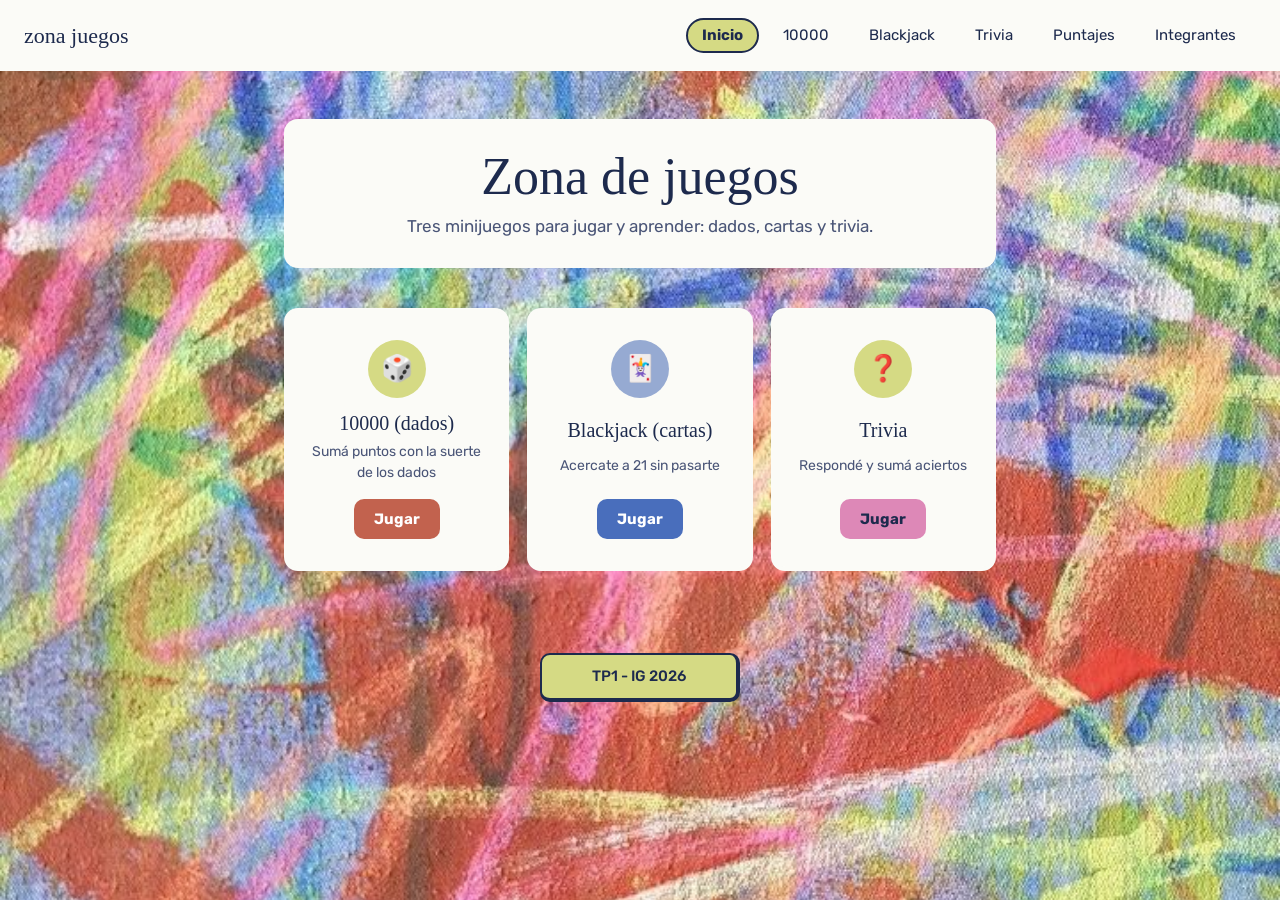
<file: index.html>
<!DOCTYPE html>
<html lang="es">
<head>
    <meta charset="UTF-8">
    <meta name="viewport" content="width=device-width, initial-scale=1">
    <title>Zona juegos</title>
    <link rel="stylesheet" href="https://fonts.googleapis.com/css2?family=Permanent+Marker&family=Rubik:wght@400;500;700&display=swap">
    <link rel="stylesheet" href="css/style.css">
</head>
<body class="pagina-index">

    <header>
        <span>zona juegos</span>
        <nav class="nav">
            <a class="nav-item active" href="index.html">Inicio</a>
            <a class="nav-item" href="html/dados.html">10000</a>
            <a class="nav-item" href="html/cartas.html">Blackjack</a>
            <a class="nav-item" href="html/api.html">Trivia</a>
            <a class="nav-item" href="html/puntajes.html">Puntajes</a>
            <a class="nav-item" href="html/integrantes.html">Integrantes</a>
        </nav>
    </header>

    <main>
        <section class="hero">
            <h1>Zona de juegos</h1>
            <p>Tres minijuegos para jugar y aprender: dados, cartas y trivia.</p>
        </section>

        <div class="grid">
            <a class="card dados" href="html/dados.html">
                <div class="icon">🎲</div>
                <h2>10000 (dados)</h2>
                <p>Sumá puntos con la suerte de los dados</p>
                <span class="btn">Jugar</span>
            </a>

            <a class="card cartas" href="html/cartas.html">
                <div class="icon">🃏</div>
                <h2>Blackjack (cartas)</h2>
                <p>Acercate a 21 sin pasarte</p>
                <span class="btn">Jugar</span>
            </a>

            <a class="card trivia" href="html/api.html">
                <div class="icon">❓</div>
                <h2>Trivia</h2>
                <p>Respondé y sumá aciertos</p>
                <span class="btn">Jugar</span>
            </a>
        </div>
    </main>

    <footer>TP1 - IG 2026</footer>

</body>
</html>
</file>
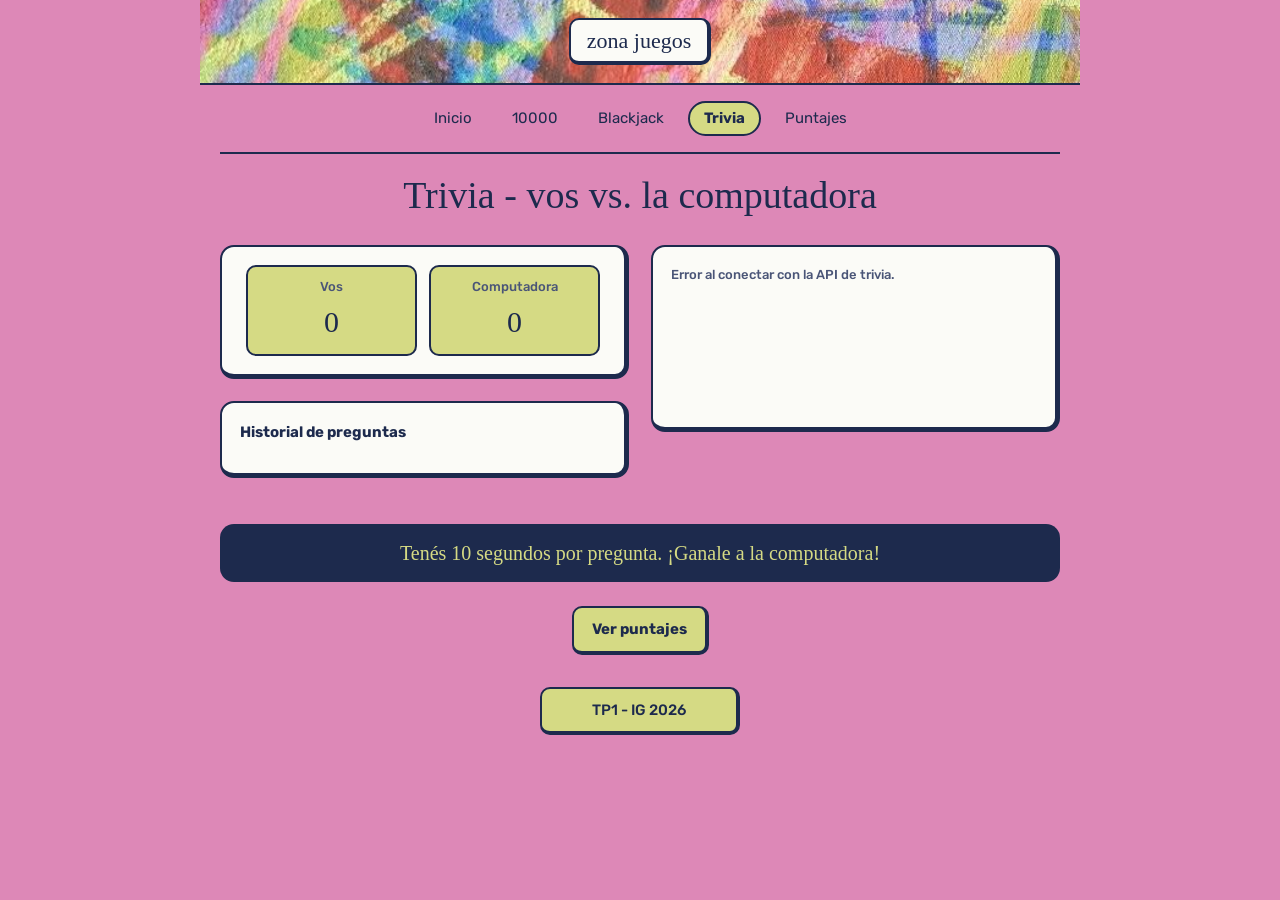
<file: html/api.html>
<!DOCTYPE html>
<html lang="es">
<head>
    <meta charset="UTF-8">
    <meta name="viewport" content="width=device-width, initial-scale=1">
    <title>Trivia</title>
    <link rel="stylesheet" href="https://fonts.googleapis.com/css2?family=Permanent+Marker&family=Rubik:wght@400;500;700&display=swap">
    <link rel="stylesheet" href="../css/style.css">
</head>
<body class="pagina-trivia">
<div class="wrap">

    <div class="zona-bar">zona juegos</div>

    <nav class="nav">
        <a class="nav-item" href="../index.html">Inicio</a>
        <a class="nav-item" href="dados.html">10000</a>
        <a class="nav-item" href="cartas.html">Blackjack</a>
        <a class="nav-item active" href="api.html">Trivia</a>
        <a class="nav-item" href="puntajes.html">Puntajes</a>
    </nav>

    <h1>Trivia - vos vs. la computadora</h1>

    <div class="columns">

        <div class="col">
            <div class="panel mini-scores">
                <div class="mini-score">
                    <p class="label">Vos</p>
                    <p class="value" id="playerScore">0</p>
                </div>
                <div class="mini-score">
                    <p class="label">Computadora</p>
                    <p class="value" id="computerScore">0</p>
                </div>
            </div>

            <div class="panel">
                <p class="panel-title">Historial de preguntas</p>
                <div id="history" class="history-list"></div>
            </div>
        </div>

        <div class="col">
            <div class="panel">
                <p class="question-meta" id="questionMeta">Cargando preguntas...</p>
                <p class="question-text" id="questionText"></p>
                <div class="actions" id="answers"></div>
                <div class="feedback" id="feedback"></div>
            </div>
        </div>

    </div>

    <div class="banner-goal">Tenés 10 segundos por pregunta. ¡Ganale a la computadora!</div>

    <div class="guia-cartas"><a href="puntajes.html">Ver puntajes</a></div>

    <footer class="site-footer">TP1 - IG 2026</footer>

</div>
<script src="../js/records.js"></script>
<script src="../js/trivia.js"></script>
</body>
</html>
</file>
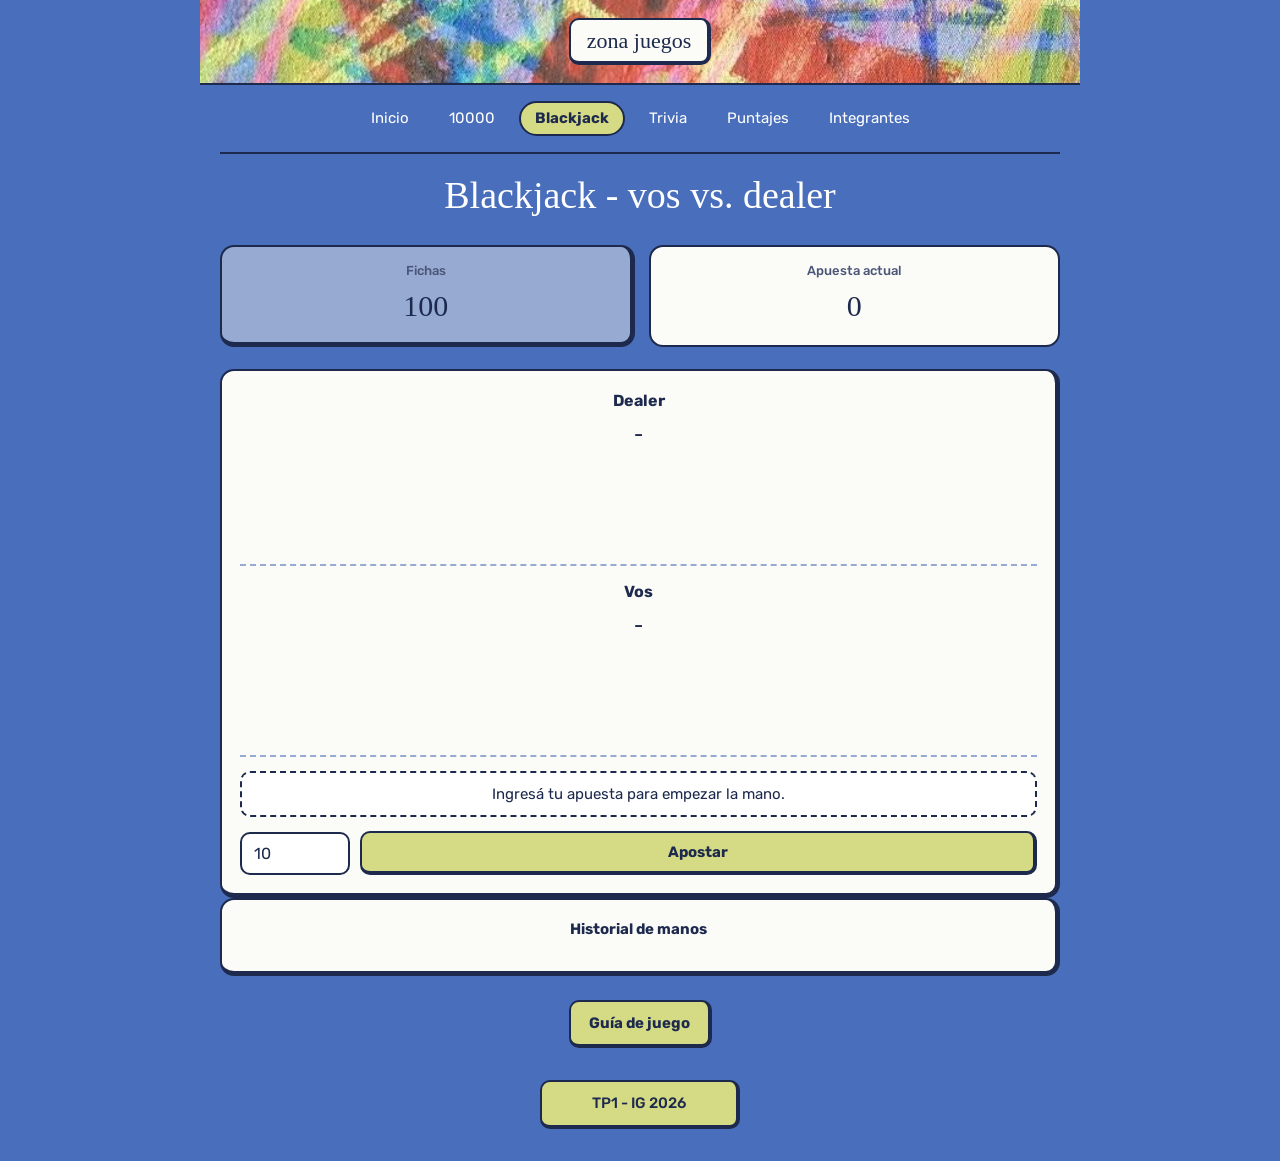
<file: html/cartas.html>
<!DOCTYPE html>
<html lang="es">
<head>
    <meta charset="UTF-8">
    <meta name="viewport" content="width=device-width, initial-scale=1">
    <title>Blackjack</title>
    <link rel="stylesheet" href="https://fonts.googleapis.com/css2?family=Permanent+Marker&family=Rubik:wght@400;500;700&display=swap">
    <link rel="stylesheet" href="../css/style.css">
</head>
<body class="pagina-cartas">
<div class="wrap">

    <div class="zona-bar">zona juegos</div>

    <nav class="nav">
        <a class="nav-item" href="../index.html">Inicio</a>
        <a class="nav-item" href="dados.html">10000</a>
        <a class="nav-item active" href="cartas.html">Blackjack</a>
        <a class="nav-item" href="api.html">Trivia</a>
        <a class="nav-item" href="puntajes.html">Puntajes</a>
        <a class="nav-item" href="integrantes.html">Integrantes</a>
    </nav>

    <h1>Blackjack - vos vs. dealer</h1>

    <div class="scores">
        <div class="score-card active">
            <p class="label">Fichas</p>
            <p class="value" id="chipsValue">100</p>
        </div>
        <div class="score-card">
            <p class="label">Apuesta actual</p>
            <p class="value" id="betValue">0</p>
        </div>
    </div>

    <div class="panel">
        <div class="hand-block">
            <p class="hand-label">Dealer</p>
            <p class="hand-total" id="dealerTotal">-</p>
            <div class="hand" id="dealerHand"></div>
        </div>

        <div class="hand-block">
            <p class="hand-label">Vos</p>
            <p class="hand-total" id="playerTotal">-</p>
            <div class="hand" id="playerHand"></div>
            <p class="ace-hint is-hidden" id="aceHint">Tocá un As para elegir si vale 1 u 11.</p>
        </div>

        <div class="msg" id="msg">Ingresá tu apuesta para comenzar la mano.</div>

        <div class="bet-row" id="betRow">
            <label for="betInput" class="visually-hidden">Monto de la apuesta</label>
            <input type="number" id="betInput" value="10">
            <button type="button" class="primary btn-grow" id="btnApostar">Apostar</button>
        </div>

        <div class="actions is-hidden" id="playActions">
            <button type="button" class="primary" id="btnHit">Pedir carta</button>
            <button type="button" id="btnStand">Plantarse</button>
        </div>
    </div>

    <div class="panel">
        <p class="panel-title">Historial de manos</p>
        <div id="history" class="history"></div>
    </div>

    <div class="guia-cartas"><a href="instcartas.html">Guía de juego</a></div>

    <footer class="site-footer">TP1 - IG 2026</footer>

</div>
<script src="../js/records.js"></script>
<script src="../js/cartas.js"></script>
</body>
</html>
</file>
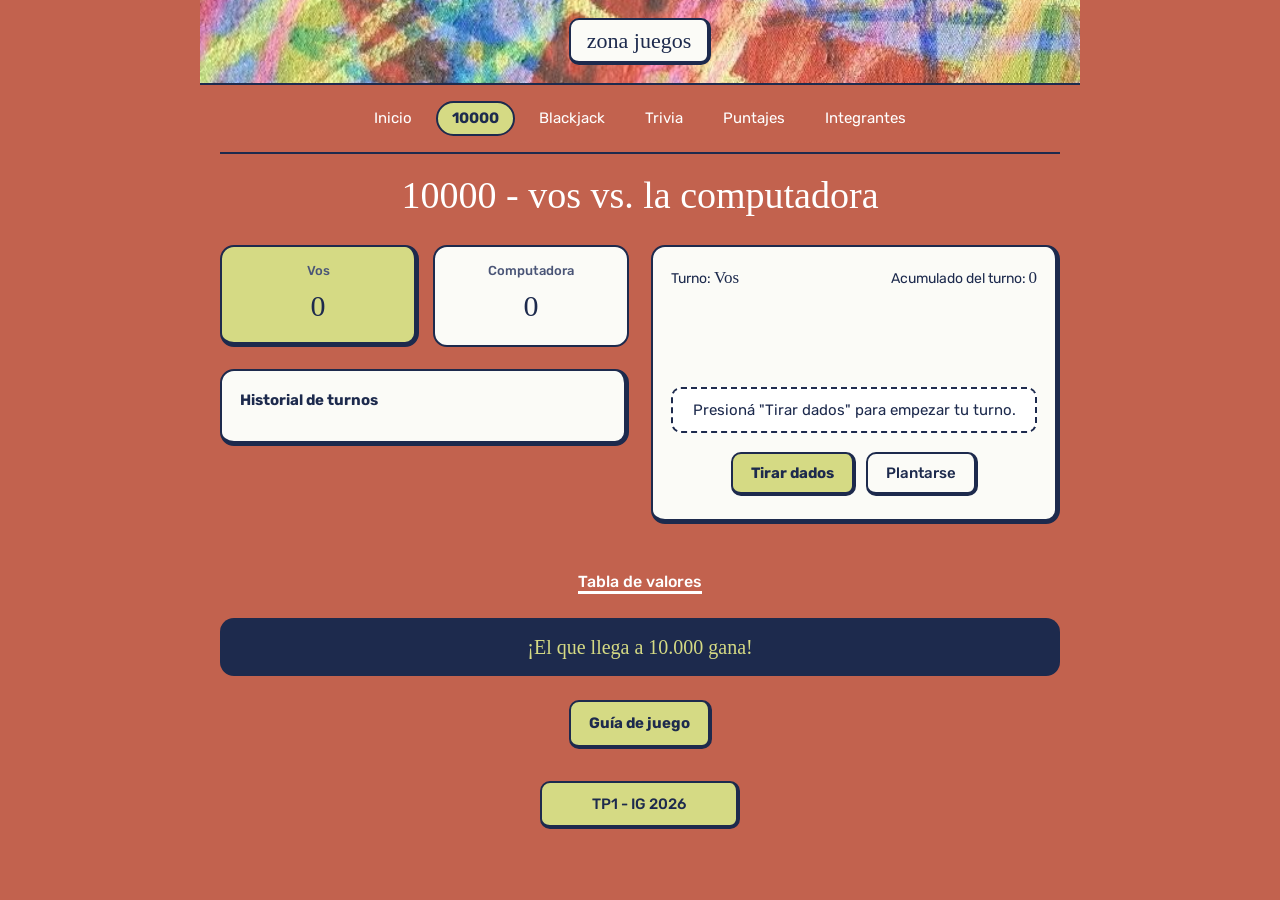
<file: html/dados.html>
<!DOCTYPE html>
<html lang="es">
<head>
    <meta charset="UTF-8">
    <meta name="viewport" content="width=device-width, initial-scale=1">
    <title>10000 - Juego de dados</title>
    <link rel="stylesheet" href="https://fonts.googleapis.com/css2?family=Permanent+Marker&family=Rubik:wght@400;500;700&display=swap">
    <link rel="stylesheet" href="../css/style.css">
</head>
<body class="pagina-dados">
<div class="wrap">

    <div class="zona-bar">zona juegos</div>

    <nav class="nav">
        <a class="nav-item" href="../index.html">Inicio</a>
        <a class="nav-item active" href="dados.html">10000</a>
        <a class="nav-item" href="cartas.html">Blackjack</a>
        <a class="nav-item" href="api.html">Trivia</a>
        <a class="nav-item" href="puntajes.html">Puntajes</a>
        <a class="nav-item" href="integrantes.html">Integrantes</a>
    </nav>

    <h1>10000 - vos vs. la computadora</h1>

    <div class="columns">

        <div class="col">
            <div class="scores">
                <div class="score-card" id="cardPlayer">
                    <p class="label">Vos</p>
                    <p class="value" id="playerScore">0</p>
                </div>
                <div class="score-card" id="cardComputer">
                    <p class="label">Computadora</p>
                    <p class="value" id="computerScore">0</p>
                </div>
            </div>

            <div class="panel">
                <p class="panel-title">Historial de turnos</p>
                <div id="history" class="history"></div>
            </div>
        </div>

        <div class="col">
            <div class="panel">
                <div class="turn-info">
                    <span>Turno: <strong id="turnLabel">Vos</strong></span>
                    <span>Acumulado del turno: <strong id="turnScoreLabel">0</strong></span>
                </div>
                <div class="dice-row" id="diceRow"></div>
                <div class="msg" id="msg">Presioná "Tirar dados" para empezar.</div>
                <div class="actions">
                    <button type="button" class="primary" id="btnRoll">Tirar dados</button>
                    <button type="button" id="btnBank" disabled>Plantarse</button>
                </div>
                <button type="button" id="btnRestart">Jugar de nuevo</button>
            </div>
        </div>

    </div>

    <div class="rules-toggle"><a id="rulesLink">Tabla de valores</a></div>
    <div class="rules" id="rulesBox">
        <div class="valores">
            <div class="valores-fila"><span>Un 1 suelto</span><strong>100</strong></div>
            <div class="valores-fila"><span>Un 5 suelto</span><strong>50</strong></div>
            <div class="valores-fila"><span>Trío de 1 (111)</span><strong>1000</strong></div>
            <div class="valores-fila"><span>Trío de 2 (222)</span><strong>200</strong></div>
            <div class="valores-fila"><span>Trío de 3 (333)</span><strong>300</strong></div>
            <div class="valores-fila"><span>Trío de 4 (444)</span><strong>400</strong></div>
            <div class="valores-fila"><span>Trío de 5 (555)</span><strong>500</strong></div>
            <div class="valores-fila"><span>Trío de 6 (666)</span><strong>600</strong></div>
            <div class="valores-fila"><span>Cada dado extra igual al trío</span><strong>duplica ese valor</strong></div>
            <div class="valores-fila"><span>Escalera (1-2-3-4-5-6)</span><strong>1500</strong></div>
            <div class="valores-fila"><span>Tres pares</span><strong>750</strong></div>
        </div>
        <p>Si en una tirada ningún dado puntúa, es Farkle: perdés lo acumulado en el turno.</p>
    </div>

    <div class="banner-goal">¡El que llega a 10.000 gana!</div>

    <div class="guia-dados"><a href="instdados.html">Guía de juego</a></div>

    <footer class="site-footer">TP1 - IG 2026</footer>

</div>
<script src="../js/records.js"></script>
<script src="../js/dados.js"></script>
</body>
</html>
</file>
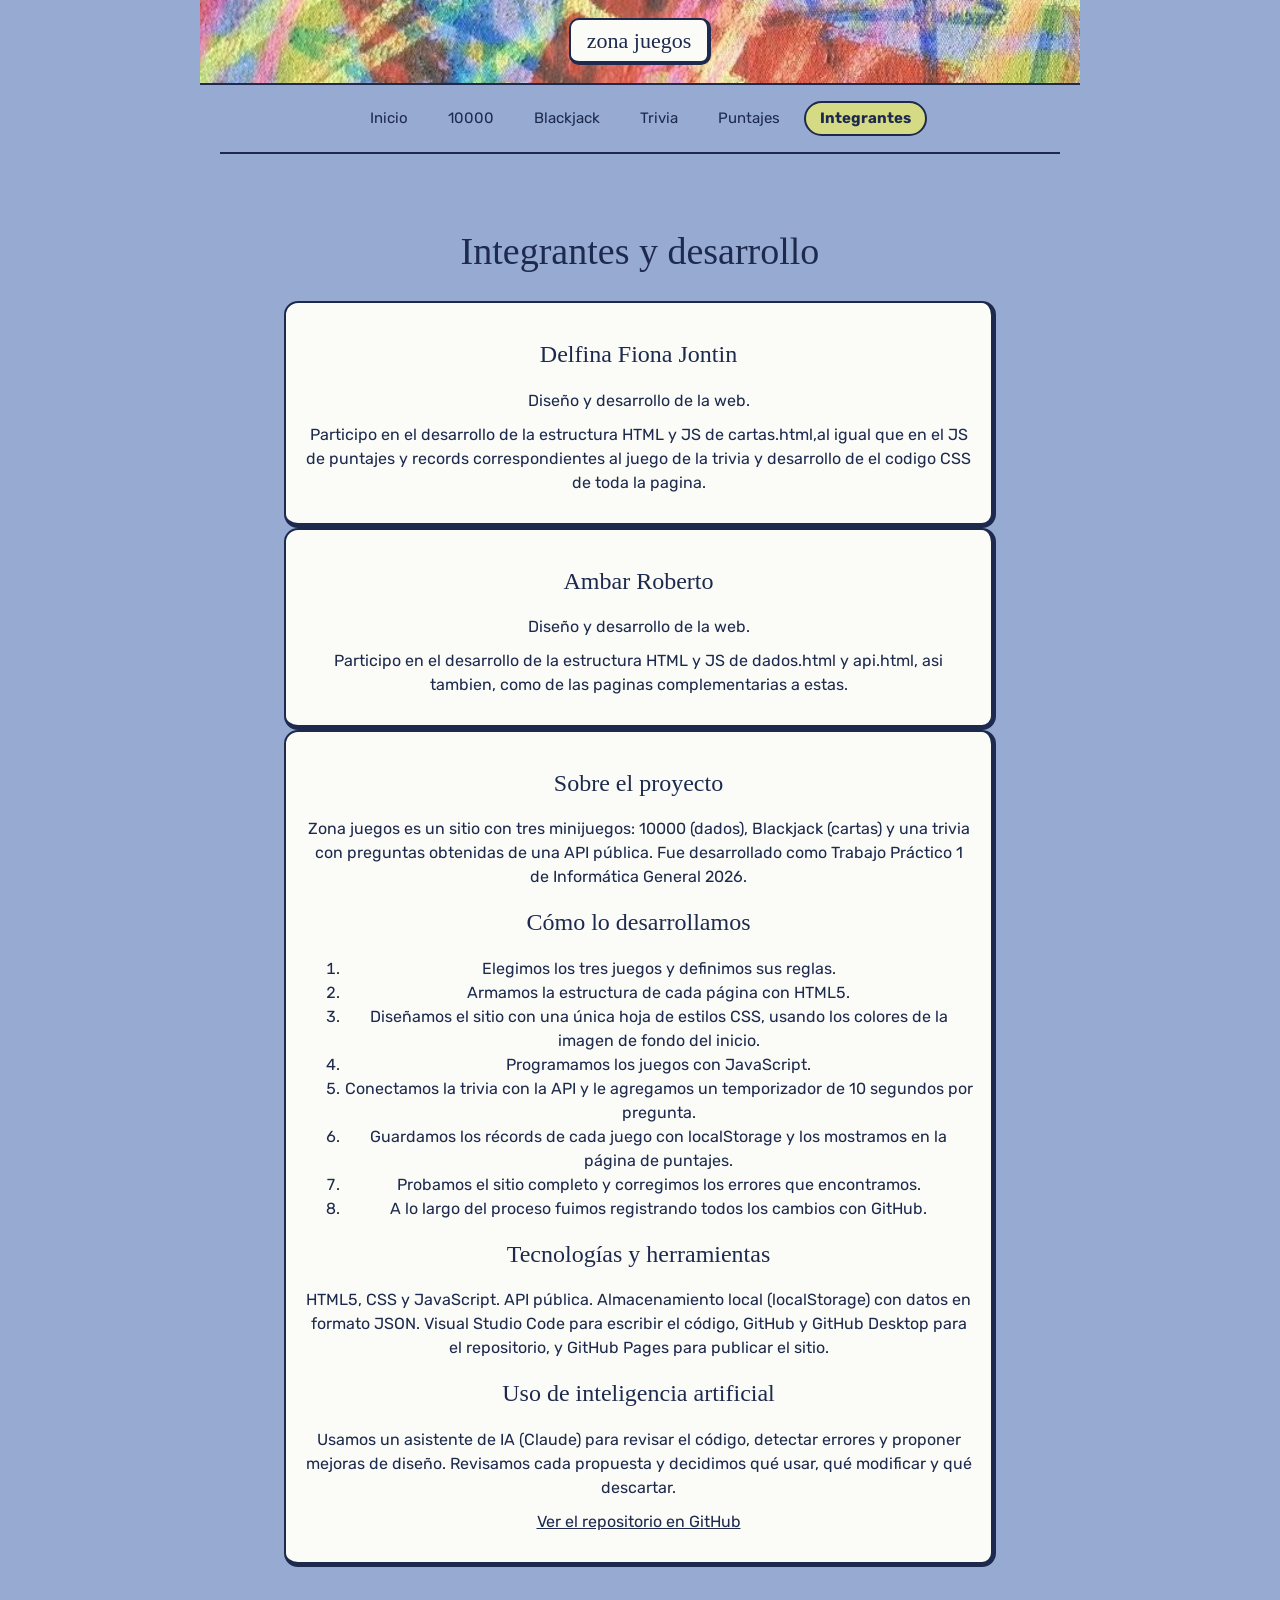
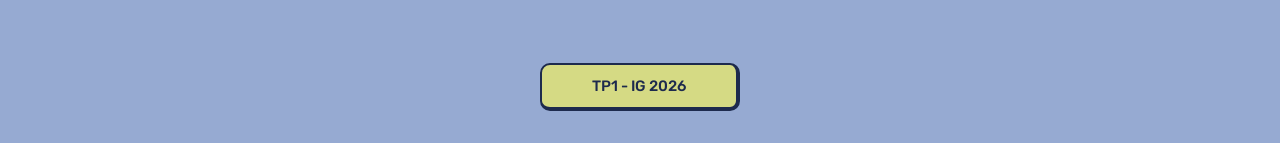
<file: html/desarrollo.html>
<!DOCTYPE html>
<html lang="es">
<head>
    <meta charset="UTF-8">
    <meta name="viewport" content="width=device-width, initial-scale=1">
    <title>Integrantes - Zona juegos</title>
    <link rel="stylesheet" href="https://fonts.googleapis.com/css2?family=Permanent+Marker&family=Rubik:wght@400;500;700&display=swap">
    <link rel="stylesheet" href="../css/style.css">
</head>
<body class="pagina-integrantes">
<div class="wrap">

    <div class="zona-bar">zona juegos</div>

    <nav class="nav">
        <a class="nav-item" href="../index.html">Inicio</a>
        <a class="nav-item" href="dados.html">10000</a>
        <a class="nav-item" href="cartas.html">Blackjack</a>
        <a class="nav-item" href="api.html">Trivia</a>
        <a class="nav-item" href="puntajes.html">Puntajes</a>
        <a class="nav-item active" href="desarrollo.html">Integrantes</a>
    </nav>

    <main class="contenido">
        <h1>Integrantes y desarrollo</h1>

        <!-- Integrantes del grupo -->
        <section class="integrantes-grid">

            <article class="panel integrante integrante-1">
                <h2>Delfina Fiona Jontin</h2>
                <p class="integrante-rol">Diseño y desarrollo de la web.</p>
                <p>Participo en el desarrollo de la estructura HTML y JS de cartas.html,al igual que en el JS de puntajes y records correspondientes al juego de la trivia y desarrollo de el codigo CSS de toda la pagina.</p>
            </article>

            <article class="panel integrante integrante-2">
                <h2>Ambar Roberto</h2>
                <p class="integrante-rol">Diseño y desarrollo de la web.</p>
                <p>Participo en el desarrollo de la estructura HTML y JS de dados.html y api.html, asi tambien, como de las paginas complementarias a estas.</p>
            </article>

        </section>

        <!-- Información sobre el desarrollo del proyecto -->
        <section class="panel desarrollo">
            <h2>Sobre el proyecto</h2>
            <p>Zona juegos es un sitio con tres minijuegos: 10000 (dados), Blackjack (cartas) y una trivia con preguntas obtenidas de una API pública. Fue desarrollado como Trabajo Práctico 1 de Informática General 2026.</p>

            <h2>Cómo lo desarrollamos</h2>
            <ol>
                <li>Elegimos los tres juegos y definimos sus reglas.</li>
                <li>Armamos la estructura de cada página con HTML5.</li>
                <li>Diseñamos el sitio con una única hoja de estilos CSS, usando los colores de la imagen de fondo del inicio.</li>
                <li>Programamos los juegos con JavaScript.</li>
                <li>Conectamos la trivia con la API y le agregamos un temporizador de 10 segundos por pregunta.</li>
                <li>Guardamos los récords de cada juego con localStorage y los mostramos en la página de puntajes.</li>
                <li>Probamos el sitio completo y corregimos los errores que encontramos.</li>
                <li>A lo largo del proceso fuimos registrando todos los cambios con GitHub.</li>
            </ol>

            <h2>Tecnologías y herramientas</h2>
            <p>HTML5, CSS y JavaScript. API pública. Almacenamiento local (localStorage) con datos en formato JSON. Visual Studio Code para escribir el código, GitHub y GitHub Desktop para el repositorio, y GitHub Pages para publicar el sitio.</p>

            <h2>Uso de inteligencia artificial</h2>
            <p>Usamos un asistente de IA (Claude) para revisar el código, detectar errores y proponer mejoras de diseño. Revisamos cada propuesta y decidimos qué usar, qué modificar y qué descartar.</p>

            <p><a href="https://github.com/DelfinaJontin/TP1IG">Ver el repositorio en GitHub</a></p>
        </section>
    </main>

    <footer class="site-footer">TP1 - IG 2026</footer>

</div>
</body>
</html>
</file>
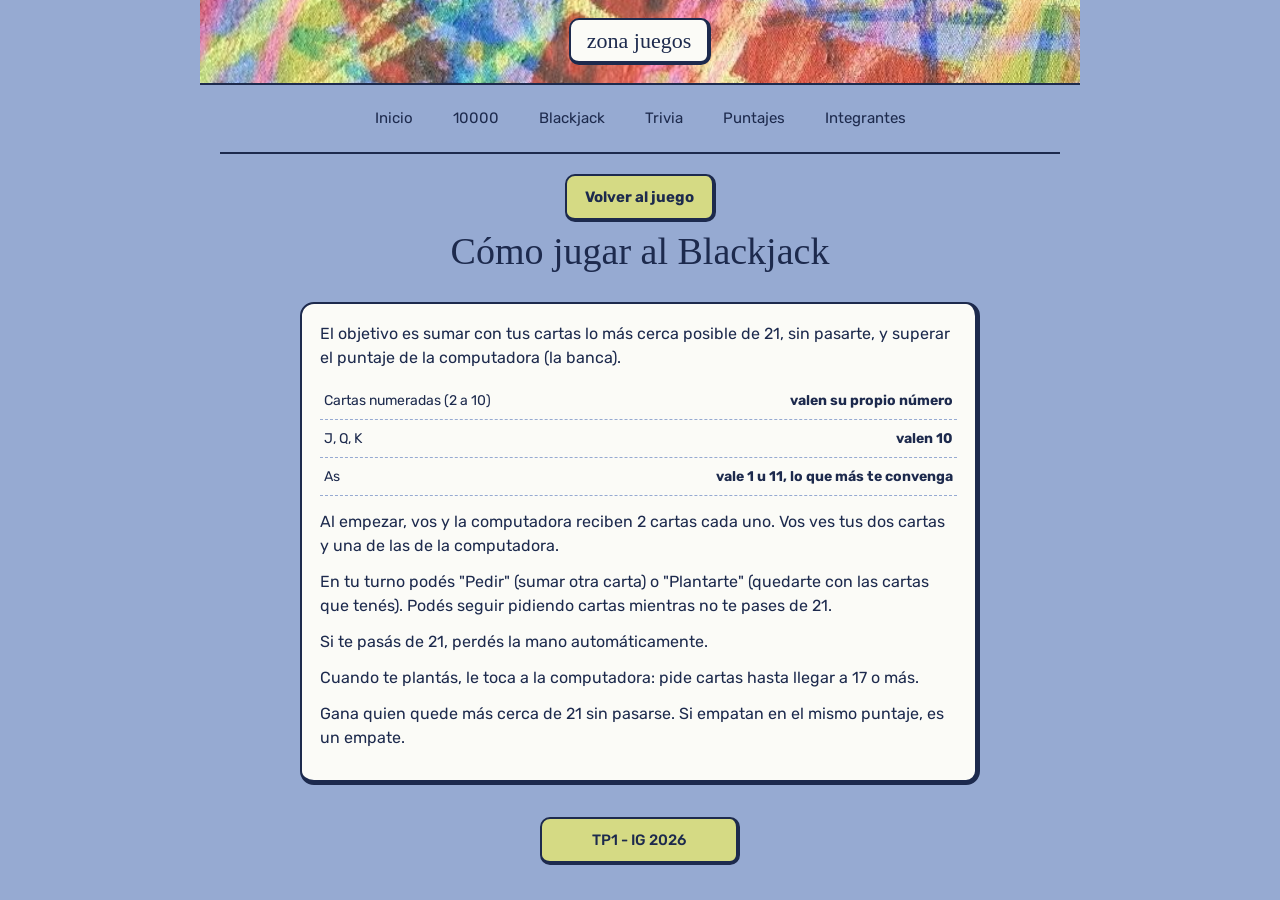
<file: html/instcartas.html>
<!DOCTYPE html>
<html lang="es">
<head>
    <meta charset="UTF-8">
    <meta name="viewport" content="width=device-width, initial-scale=1">
    <title>Guía de juego - Blackjack</title>
    <link rel="stylesheet" href="https://fonts.googleapis.com/css2?family=Permanent+Marker&family=Rubik:wght@400;500;700&display=swap">
    <link rel="stylesheet" href="../css/style.css">
</head>
<body class="pagina-instcartas">
<div class="wrap">

    <div class="zona-bar">zona juegos</div>

    <nav class="nav">
        <a class="nav-item" href="../index.html">Inicio</a>
        <a class="nav-item" href="dados.html">10000</a>
        <a class="nav-item" href="cartas.html">Blackjack</a>
        <a class="nav-item" href="api.html">Trivia</a>
        <a class="nav-item" href="puntajes.html">Puntajes</a>
        <a class="nav-item" href="integrantes.html">Integrantes</a>
    </nav>

    <div class="back-link">
        <a class="primary back-btn" href="cartas.html">Volver al juego</a>
    </div>

    <h1>Cómo jugar al Blackjack</h1>

    <section class="panel guia-panel">
        <p>El objetivo es sumar con tus cartas lo más cerca posible de 21, sin pasarte, y superar el puntaje de la computadora (la banca).</p>

        <div class="valores">
            <div class="valores-fila"><span>Cartas numeradas (2 a 10)</span><strong>valen su propio número</strong></div>
            <div class="valores-fila"><span>J, Q, K</span><strong>valen 10</strong></div>
            <div class="valores-fila"><span>As</span><strong>vale 1 u 11, lo que más te convenga</strong></div>
        </div>

        <p>Al empezar, vos y la computadora reciben 2 cartas cada uno. Vos ves tus dos cartas y una de las de la computadora.</p>
        <p>En tu turno podés "Pedir" (sumar otra carta) o "Plantarte" (quedarte con las cartas que tenés). Podés seguir pidiendo cartas mientras no te pases de 21.</p>
        <p>Si te pasás de 21, perdés la mano automáticamente.</p>
        <p>Cuando te plantás, le toca a la computadora: pide cartas hasta llegar a 17 o más.</p>
        <p>Gana quien quede más cerca de 21 sin pasarse. Si empatan en el mismo puntaje, es un empate.</p>
    </section>

    <footer class="site-footer">TP1 - IG 2026</footer>

</div>
</body>
</html>
</file>
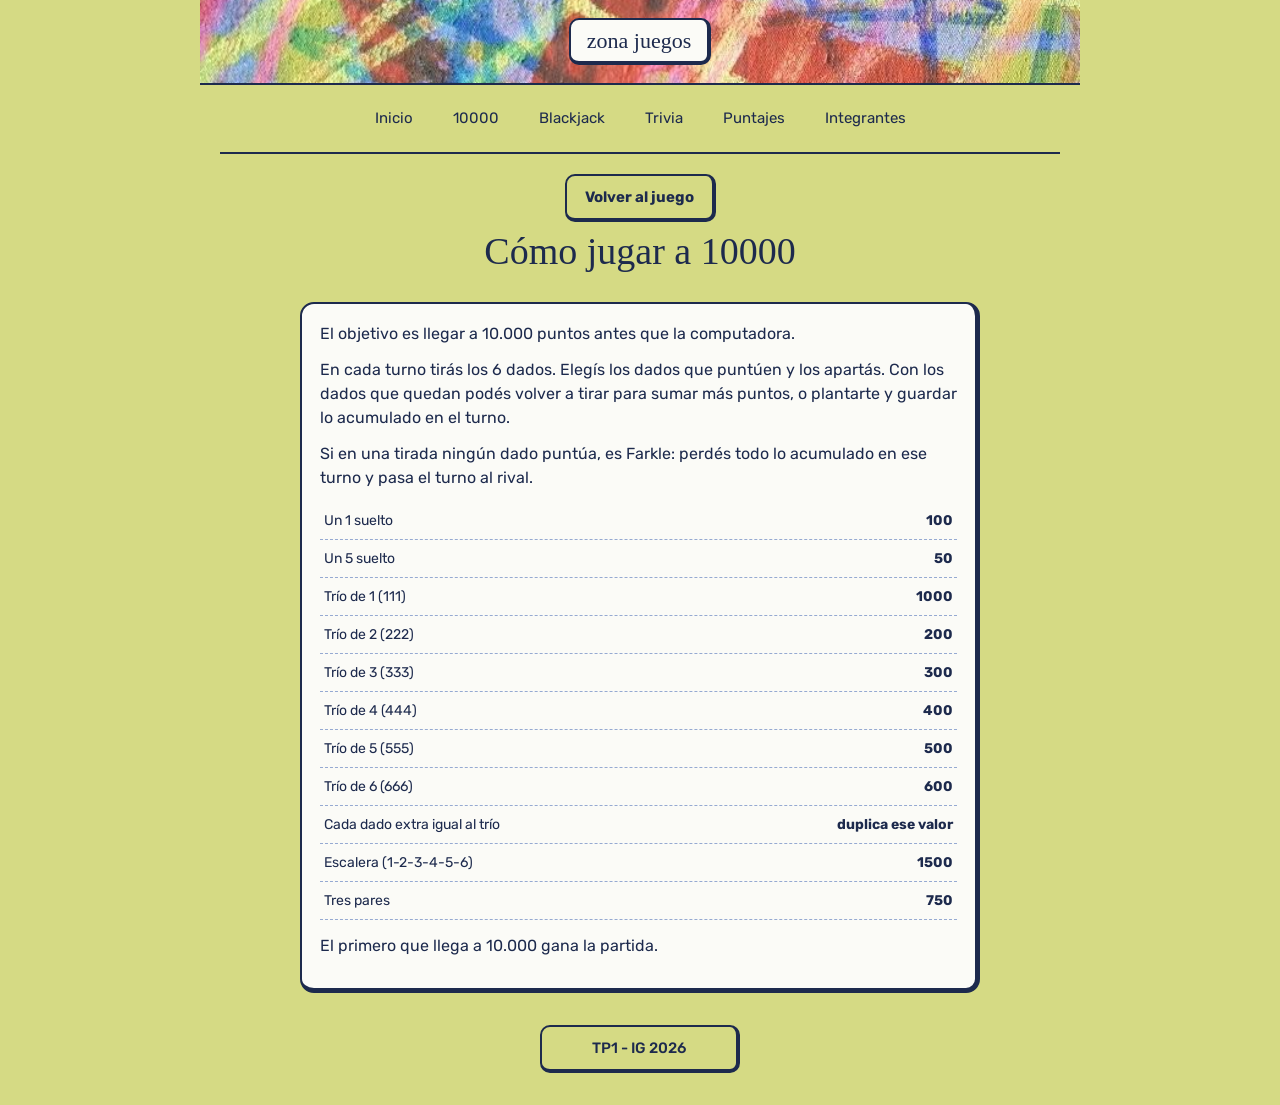
<file: html/instdados.html>
<!DOCTYPE html>
<html lang="es">
<head>
    <meta charset="UTF-8">
    <meta name="viewport" content="width=device-width, initial-scale=1">
    <title>Guía de juego - 10000 (dados)</title>
    <link rel="stylesheet" href="https://fonts.googleapis.com/css2?family=Permanent+Marker&family=Rubik:wght@400;500;700&display=swap">
    <link rel="stylesheet" href="../css/style.css">
</head>
<body class="pagina-instdados">
<div class="wrap">

    <div class="zona-bar">zona juegos</div>

    <nav class="nav">
        <a class="nav-item" href="../index.html">Inicio</a>
        <a class="nav-item" href="dados.html">10000</a>
        <a class="nav-item" href="cartas.html">Blackjack</a>
        <a class="nav-item" href="api.html">Trivia</a>
        <a class="nav-item" href="puntajes.html">Puntajes</a>
        <a class="nav-item" href="integrantes.html">Integrantes</a>
    </nav>

    <div class="back-link">
        <a class="primary back-btn" href="dados.html">Volver al juego</a>
    </div>

    <h1>Cómo jugar a 10000</h1>

    <section class="panel guia-panel">
        <p>El objetivo es llegar a 10.000 puntos antes que la computadora.</p>
        <p>En cada turno tirás los 6 dados. Elegís los dados que puntúen y los apartás. Con los dados que quedan podés volver a tirar para sumar más puntos, o plantarte y guardar lo acumulado en el turno.</p>
        <p>Si en una tirada ningún dado puntúa, es Farkle: perdés todo lo acumulado en ese turno y pasa el turno al rival.</p>

        <div class="valores">
            <div class="valores-fila"><span>Un 1 suelto</span><strong>100</strong></div>
            <div class="valores-fila"><span>Un 5 suelto</span><strong>50</strong></div>
            <div class="valores-fila"><span>Trío de 1 (111)</span><strong>1000</strong></div>
            <div class="valores-fila"><span>Trío de 2 (222)</span><strong>200</strong></div>
            <div class="valores-fila"><span>Trío de 3 (333)</span><strong>300</strong></div>
            <div class="valores-fila"><span>Trío de 4 (444)</span><strong>400</strong></div>
            <div class="valores-fila"><span>Trío de 5 (555)</span><strong>500</strong></div>
            <div class="valores-fila"><span>Trío de 6 (666)</span><strong>600</strong></div>
            <div class="valores-fila"><span>Cada dado extra igual al trío</span><strong>duplica ese valor</strong></div>
            <div class="valores-fila"><span>Escalera (1-2-3-4-5-6)</span><strong>1500</strong></div>
            <div class="valores-fila"><span>Tres pares</span><strong>750</strong></div>
        </div>

        <p>El primero que llega a 10.000 gana la partida.</p>
    </section>

    <footer class="site-footer">TP1 - IG 2026</footer>

</div>
</body>
</html>
</file>
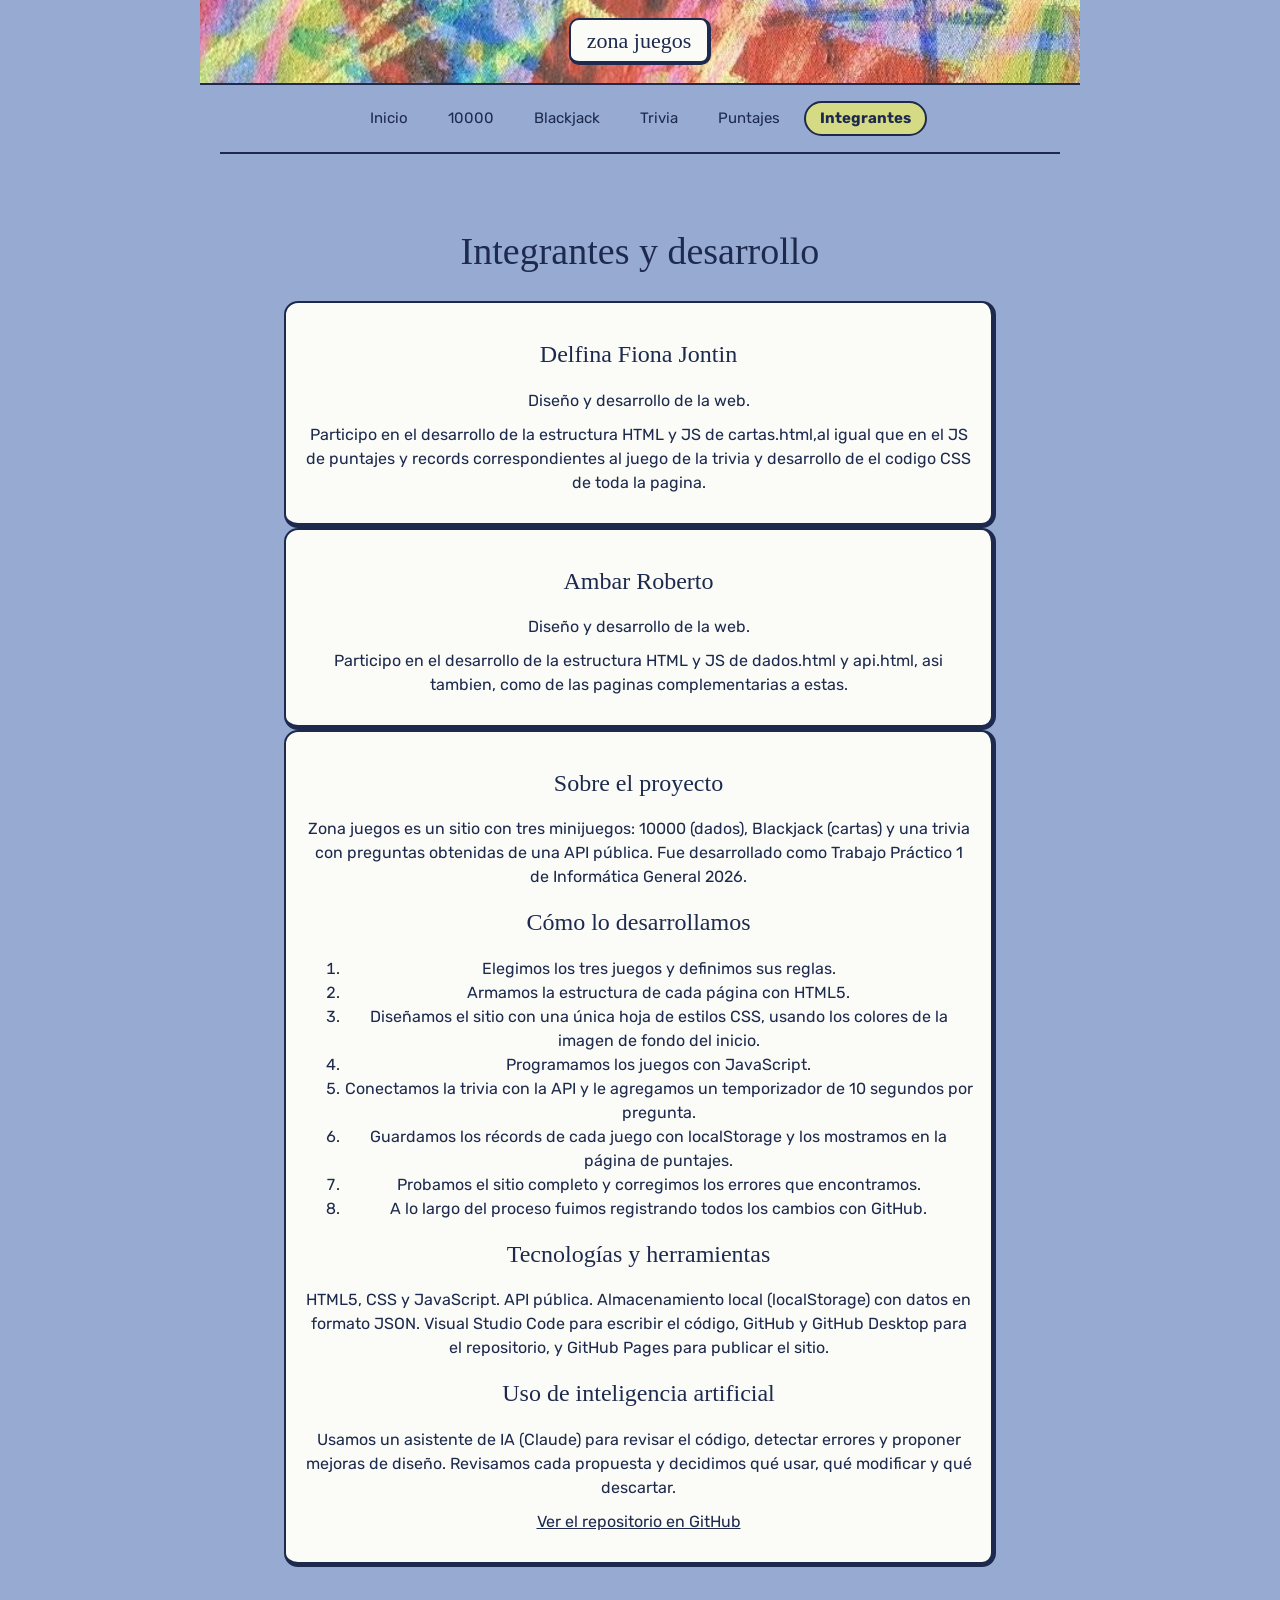
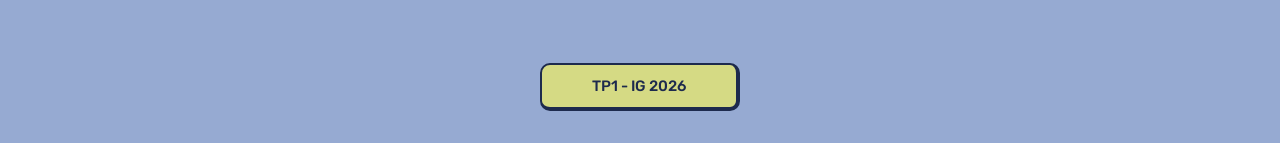
<file: html/integrantes.html>
<!DOCTYPE html>
<html lang="es">
<head>
    <meta charset="UTF-8">
    <meta name="viewport" content="width=device-width, initial-scale=1">
    <title>Integrantes - Zona juegos</title>
    <link rel="stylesheet" href="https://fonts.googleapis.com/css2?family=Permanent+Marker&family=Rubik:wght@400;500;700&display=swap">
    <link rel="stylesheet" href="../css/style.css">
</head>
<body class="pagina-integrantes">
<div class="wrap">

    <div class="zona-bar">zona juegos</div>

    <nav class="nav">
        <a class="nav-item" href="../index.html">Inicio</a>
        <a class="nav-item" href="dados.html">10000</a>
        <a class="nav-item" href="cartas.html">Blackjack</a>
        <a class="nav-item" href="api.html">Trivia</a>
        <a class="nav-item" href="puntajes.html">Puntajes</a>
        <a class="nav-item active" href="integrantes.html">Integrantes</a>
    </nav>

    <main class="contenido">
        <h1>Integrantes y desarrollo</h1>

        <!-- Integrantes del grupo -->
        <section class="integrantes-grid">

            <article class="panel integrante integrante-1">
                <h2>Delfina Fiona Jontin</h2>
                <p class="integrante-rol">Diseño y desarrollo de la web.</p>
                <p>Participo en el desarrollo de la estructura HTML y JS de cartas.html,al igual que en el JS de puntajes y records correspondientes al juego de la trivia y desarrollo de el codigo CSS de toda la pagina.</p>
            </article>

            <article class="panel integrante integrante-2">
                <h2>Ambar Roberto</h2>
                <p class="integrante-rol">Diseño y desarrollo de la web.</p>
                <p>Participo en el desarrollo de la estructura HTML y JS de dados.html y api.html, asi tambien, como de las paginas complementarias a estas.</p>
            </article>

        </section>

        <!-- Información sobre el desarrollo del proyecto -->
        <section class="panel desarrollo">
            <h2>Sobre el proyecto</h2>
            <p>Zona juegos es un sitio con tres minijuegos: 10000 (dados), Blackjack (cartas) y una trivia con preguntas obtenidas de una API pública. Fue desarrollado como Trabajo Práctico 1 de Informática General 2026.</p>

            <h2>Cómo lo desarrollamos</h2>
            <ol>
                <li>Elegimos los tres juegos y definimos sus reglas.</li>
                <li>Armamos la estructura de cada página con HTML5.</li>
                <li>Diseñamos el sitio con una única hoja de estilos CSS, usando los colores de la imagen de fondo del inicio.</li>
                <li>Programamos los juegos con JavaScript.</li>
                <li>Conectamos la trivia con la API y le agregamos un temporizador de 10 segundos por pregunta.</li>
                <li>Guardamos los récords de cada juego con localStorage y los mostramos en la página de puntajes.</li>
                <li>Probamos el sitio completo y corregimos los errores que encontramos.</li>
                <li>A lo largo del proceso fuimos registrando todos los cambios con GitHub.</li>
            </ol>

            <h2>Tecnologías y herramientas</h2>
            <p>HTML5, CSS y JavaScript. API pública. Almacenamiento local (localStorage) con datos en formato JSON. Visual Studio Code para escribir el código, GitHub y GitHub Desktop para el repositorio, y GitHub Pages para publicar el sitio.</p>

            <h2>Uso de inteligencia artificial</h2>
            <p>Usamos un asistente de IA (Claude) para revisar el código, detectar errores y proponer mejoras de diseño. Revisamos cada propuesta y decidimos qué usar, qué modificar y qué descartar.</p>

            <p><a href="https://github.com/DelfinaJontin/TP1IG">Ver el repositorio en GitHub</a></p>
        </section>
    </main>

    <footer class="site-footer">TP1 - IG 2026</footer>

</div>
</body>
</html>
</file>
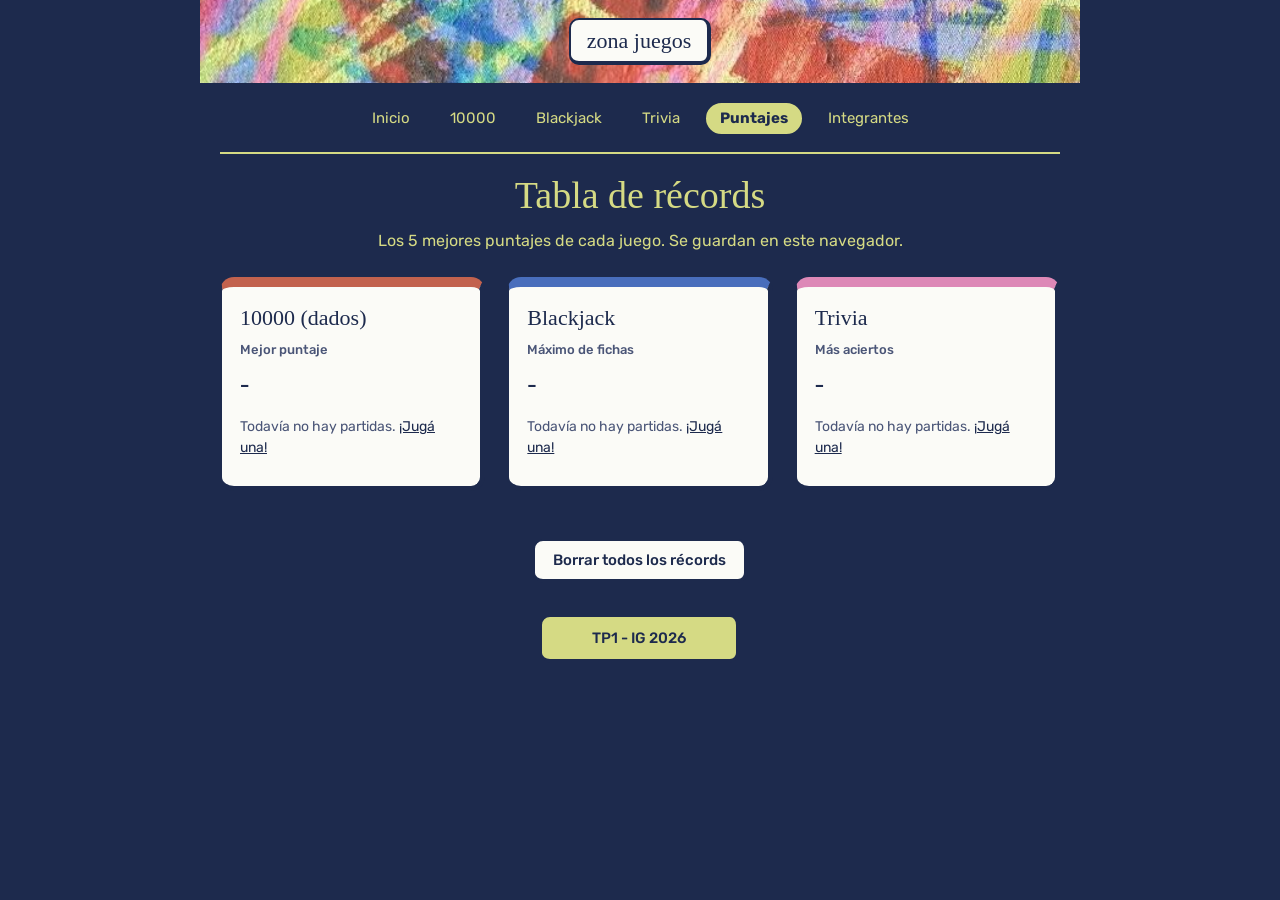
<file: html/puntajes.html>
<!DOCTYPE html>
<html lang="es">
<head>
    <meta charset="UTF-8">
    <meta name="viewport" content="width=device-width, initial-scale=1">
    <title>Puntajes - Zona juegos</title>
    <link rel="stylesheet" href="https://fonts.googleapis.com/css2?family=Permanent+Marker&family=Rubik:wght@400;500;700&display=swap">
    <link rel="stylesheet" href="../css/style.css">
</head>
<body class="pagina-puntajes">
<div class="wrap">

    <div class="zona-bar">zona juegos</div>

    <nav class="nav">
        <a class="nav-item" href="../index.html">Inicio</a>
        <a class="nav-item" href="dados.html">10000</a>
        <a class="nav-item" href="cartas.html">Blackjack</a>
        <a class="nav-item" href="api.html">Trivia</a>
        <a class="nav-item active" href="puntajes.html">Puntajes</a>
        <a class="nav-item" href="integrantes.html">Integrantes</a>
    </nav>

    <main class="puntajes-main">
        <h1>Tabla de récords</h1>
        <p class="puntajes-intro">Los 5 mejores puntajes de cada juego. Se guardan en este navegador.</p>

        <div class="records-grid">

            <section class="panel records-card dados">
                <h2>10000 (dados)</h2>
                <p class="label">Mejor puntaje</p>
                <p class="records-best" id="best-dados">-</p>
                <div id="records-dados"></div>
            </section>

            <section class="panel records-card cartas">
                <h2>Blackjack</h2>
                <p class="label">Máximo de fichas</p>
                <p class="records-best" id="best-cartas">-</p>
                <div id="records-cartas"></div>
            </section>

            <section class="panel records-card trivia">
                <h2>Trivia</h2>
                <p class="label">Más aciertos</p>
                <p class="records-best" id="best-trivia">-</p>
                <div id="records-trivia"></div>
            </section>

        </div>

        <div class="records-acciones">
            <button type="button" id="btnBorrar">Borrar todos los récords</button>
        </div>
    </main>

    <footer class="site-footer">TP1 - IG 2026</footer>

</div>
<script src="../js/records.js"></script>
<script src="../js/puntajes.js"></script>
</body>
</html>
</file>
<file: css/style.css>
/* =========================================================
   ZONA JUEGOS - style.css
   Hoja de estilos única para todo el sitio.
   Escrita solo con lo visto en las clases: selectores de etiqueta,
   clase, id, agrupados, descendientes y combinados; pseudo-clases
   de mouse (:hover, :active); pseudo-elementos (::before);
   modelo de caja; display; position; overflow y Flexbox.

   Colores (sacados de la imagen de fondo del index):
   amarillo #d5da84 | rojo #c2624e | rosa #dd88b7
   celeste #96aad2  | azul #496ebc
   azul oscuro ("tinta") #1d2a4d | blanco tiza #fbfbf7 | gris #4a5577

   Las fuentes (Permanent Marker y Rubik) se cargan en el <head>
   de cada HTML con una etiqueta <link>.
   ========================================================= */


/* =========================================================
   BASE (todas las páginas)
   ========================================================= */

/* El ancho de cada caja incluye su borde y su padding */
* {
    box-sizing: border-box;
}

/* Fondo celeste por defecto, texto azul oscuro y fuente Rubik */
body {
    margin: 0;
    background-color: #96aad2;
    color: #1d2a4d;
    font-family: 'Rubik', Arial, sans-serif;
    font-size: 16px;
    line-height: 1.5;
}

/* Títulos con la fuente Permanent Marker */
h1,
h2 {
    font-family: 'Permanent Marker', cursive;
    font-weight: 400;
    line-height: 1.15;
}

h1 {
    font-size: 38px;
    margin: 8px 0 28px;
}

p {
    margin: 0 0 10px;
}

a {
    color: #1d2a4d;
}


/* =========================================================
   COLOR DE FONDO DE CADA PÁGINA
   Cada <body> tiene una clase: pagina-index, pagina-dados,
   pagina-cartas, pagina-trivia, pagina-instdados,
   pagina-instcartas y pagina-puntajes.
   ========================================================= */

/* INDEX: la imagen de fondo */
body.pagina-index {
    background-color: #1d2a4d;
    background-image: url("../multimedia/fondo.png.jpeg");
    background-size: cover;
    background-position: center;
    background-repeat: no-repeat;
    min-height: 100vh;
}

/* DADOS: rojo */
body.pagina-dados {
    background-color: #c2624e;
}

/* CARTAS: azul */
body.pagina-cartas {
    background-color: #496ebc;
}

/* TRIVIA: rosa */
body.pagina-trivia {
    background-color: #dd88b7;
}

/* GUÍA DE DADOS: amarillo */
body.pagina-instdados {
    background-color: #d5da84;
}

/* GUÍA DE CARTAS: celeste */
body.pagina-instcartas {
    background-color: #96aad2;
}

/* PUNTAJES: azul oscuro */
body.pagina-puntajes {
    background-color: #1d2a4d;
}

/* En las páginas de fondo oscuro (dados y cartas), los textos que van
   directo sobre el fondo se ven en blanco para poder leerlos */
.pagina-dados h1,
.pagina-dados .nav-item,
.pagina-dados .rules-toggle a,
.pagina-cartas h1,
.pagina-cartas .nav-item {
    color: #ffffff;
}

/* En puntajes (fondo azul oscuro), los textos van en amarillo */
.pagina-puntajes h1,
.pagina-puntajes .nav-item,
.pagina-puntajes .puntajes-intro {
    color: #d5da84;
}


/* =========================================================
   GENERALES (se usan en varias páginas)
   ========================================================= */

/* Oculta elementos. El JS agrega o saca esta clase para mostrar u ocultar */
.is-hidden {
    display: none !important;
}

/* CARTAS: oculta el <label> del campo de apuesta corriéndolo fuera de la pantalla.
   Sigue existiendo para los lectores de pantalla */
.visually-hidden {
    position: absolute;
    left: -9999px;
}

/* CARTAS: el botón "Apostar" ocupa el ancho que sobra */
.btn-grow {
    flex: 1;
}

/* Las cajas blancas que contienen cada sección.
   El borde más grueso a la derecha y abajo da efecto de sombra */
.panel {
    background-color: #fbfbf7;
    border: 2px solid #1d2a4d;
    border-right-width: 5px;
    border-bottom-width: 5px;
    border-radius: 14px;
    padding: 18px;
}

/* Título de cada panel ("Historial de turnos", "Historial de manos"...) */
.panel-title {
    font-weight: 700;
    font-size: 15px;
    margin: 0 0 12px;
}

/* Todos los botones, y el enlace "Volver al juego" de las guías */
button,
.back-btn {
    font-family: 'Rubik', Arial, sans-serif;
    font-size: 15px;
    font-weight: 500;
    color: #1d2a4d;
    background-color: #fbfbf7;
    border: 2px solid #1d2a4d;
    border-right-width: 4px;
    border-bottom-width: 4px;
    border-radius: 10px;
    padding: 10px 18px;
    cursor: pointer;
    text-decoration: none;
    display: inline-block;
}

/* Botones: al pasar el mouse se ponen blancos */
button:hover,
.back-btn:hover {
    background-color: #ffffff;
}

/* Botones: al hacer clic bajan un poquito (se "hunden") */
button:active,
.back-btn:active {
    position: relative;
    top: 2px;
}

/* Botones principales: fondo amarillo */
button.primary,
.back-btn.primary {
    background-color: #d5da84;
    font-weight: 700;
}

/* Botones principales: al pasar el mouse se ponen rosas */
button.primary:hover,
.back-btn.primary:hover {
    background-color: #dd88b7;
}

/* CARTAS: el campo donde se escribe la apuesta */
#betInput {
    font-family: 'Rubik', Arial, sans-serif;
    font-size: 16px;
    color: #1d2a4d;
    background-color: #ffffff;
    border: 2px solid #1d2a4d;
    border-radius: 10px;
    padding: 10px 12px;
    width: 110px;
    margin-right: 10px;
}

/* Historial (dados, cartas y trivia): lo último queda arriba,
   y si se llena aparece una barra para desplazarse */
.history,
.history-list {
    display: flex;
    flex-direction: column-reverse;
    max-height: 220px;
    overflow-y: auto;
}

/* Cada renglón del historial (lo crean los JS) */
.hist-row {
    display: flex;
    justify-content: space-between;
    font-size: 13px;
    background-color: #ffffff;
    border: 1px solid #96aad2;
    border-left: 5px solid #96aad2;
    border-radius: 8px;
    padding: 7px 10px;
    margin-bottom: 6px;
}

/* Texto principal de cada renglón */
.hist-row .who {
    font-weight: 500;
    margin-right: 10px;
}

/* DADOS: borde azul cuando alguien se planta, rojo cuando hace Farkle */
.hist-row.bank {
    border-left-color: #496ebc;
}

.hist-row.farkle {
    border-left-color: #c2624e;
}

/* TRIVIA: borde azul si acertaste, rojo si fallaste */
.hist-row.correct {
    border-left-color: #496ebc;
}

.hist-row.wrong {
    border-left-color: #c2624e;
}


/* =========================================================
   INDEX
   ========================================================= */

/* Barra superior blanca con "zona juegos" */
header {
    display: flex;
    justify-content: space-between;
    align-items: center;
    padding: 14px 24px;
    background-color: #fbfbf7;
    color: #1d2a4d;
}

header span {
    font-family: 'Permanent Marker', cursive;
    font-size: 22px;
}

/* El menú va dentro de la barra blanca, sin línea ni márgenes extra.
   Si no entra al lado de "zona juegos", baja a la línea siguiente */
header {
    flex-wrap: wrap;
}

header .nav {
    border-bottom: none;
    margin: 0;
    padding: 0;
}

/* Ancho máximo y márgenes del contenido */
main {
    max-width: 760px;
    margin: 0 auto;
    padding: 48px 24px 64px;
}

/* Placa blanca con el título y la descripción */
.hero {
    text-align: center;
    margin-bottom: 40px;
    background-color: #fbfbf7;
    border-radius: 14px;
    padding: 28px 24px;
}

.hero h1 {
    font-size: 52px;
    margin: 0 0 8px;
    color: #1d2a4d;
}

.hero p {
    color: #4a5577;
    font-size: 17px;
    margin: 0;
}

/* Las tarjetas de los juegos, una al lado de la otra.
   En pantallas chicas bajan solas a la línea siguiente (flex-wrap) */
.grid {
    display: flex;
    flex-wrap: wrap;
    margin: 0 -9px;
}

/* Cada tarjeta de juego. El borde es del mismo color que la tarjeta,
   y al pasar el mouse toma el color de su juego */
.grid .card {
    flex: 1;
    min-width: 200px;
    margin: 0 9px 18px;
    background-color: #fbfbf7;
    border: 4px solid #fbfbf7;
    border-radius: 14px;
    padding: 28px 16px;
    text-align: center;
    text-decoration: none;
    color: #1d2a4d;
    display: flex;
    flex-direction: column;
    align-items: center;
    justify-content: space-between;
}

.grid .card.dados:hover {
    border-color: #c2624e;
}

.grid .card.cartas:hover {
    border-color: #496ebc;
}

.grid .card.trivia:hover {
    border-color: #dd88b7;
}

/* El círculo con el emoji de cada juego */
.icon {
    width: 58px;
    height: 58px;
    border-radius: 50%;
    margin: 0 auto 14px;
    display: flex;
    align-items: center;
    justify-content: center;
    font-size: 26px;
}

.card.dados .icon {
    background-color: #d5da84;
}

.card.cartas .icon {
    background-color: #96aad2;
}

.card.trivia .icon {
    background-color: #d5da84;
}

/* Nombre y descripción de cada juego */
.grid .card h2 {
    font-size: 20px;
    margin: 0 0 6px;
}

.grid .card p {
    font-size: 14px;
    color: #4a5577;
    margin: 0 0 16px;
}

/* El botón "Jugar" de cada tarjeta, del color de su juego */
.btn {
    display: inline-block;
    padding: 9px 20px;
    border-radius: 10px;
    font-size: 15px;
    font-weight: 700;
}

.card.dados .btn {
    background-color: #c2624e;
    color: #ffffff;
}

.card.cartas .btn {
    background-color: #496ebc;
    color: #ffffff;
}

.card.trivia .btn {
    background-color: #dd88b7;
    color: #1d2a4d;
}

/* Pie de página (base) */
footer {
    text-align: center;
    font-size: 13px;
    font-weight: 500;
    padding: 24px;
}

/* INDEX: el pie es una placa amarilla centrada */
.pagina-index footer {
    width: 200px;
    margin: 0 auto 32px;
    padding: 10px 18px;
    background-color: #d5da84;
    border: 2px solid #1d2a4d;
    border-right-width: 4px;
    border-bottom-width: 4px;
    border-radius: 10px;
    font-size: 15px;
}


/* =========================================================
   ESTRUCTURA COMÚN DE LAS PÁGINAS INTERNAS
   ========================================================= */

/* Contenedor que envuelve cada página */
.wrap {
    max-width: 880px;
    margin: 0 auto;
    padding: 0 20px 32px;
    text-align: center;
}

/* Franja superior con un pedazo de la imagen del index.
   El texto del HTML se oculta (font-size: 0) y se vuelve a escribir
   en una placa blanca con el pseudo-elemento ::before */
.zona-bar {
    margin: 0 -20px;
    padding: 18px 0;
    background-color: #1d2a4d;
    background-image: url("../multimedia/fondo.png.jpeg");
    background-size: cover;
    background-position: center;
    border-bottom: 2px solid #1d2a4d;
    font-size: 0;
}

.zona-bar::before {
    content: "zona juegos";
    display: inline-block;
    font-family: 'Permanent Marker', cursive;
    font-size: 22px;
    color: #1d2a4d;
    background-color: #fbfbf7;
    border: 2px solid #1d2a4d;
    border-right-width: 4px;
    border-bottom-width: 4px;
    border-radius: 10px;
    padding: 4px 16px;
}

/* Menú de navegación */
.nav {
    display: flex;
    justify-content: center;
    flex-wrap: wrap;
    padding: 12px 0;
    border-bottom: 2px solid #1d2a4d;
    margin-bottom: 20px;
    font-size: 15px;
}

.pagina-puntajes .nav {
    border-bottom-color: #d5da84;
}

/* Cada opción del menú */
.nav-item {
    color: #1d2a4d;
    text-decoration: none;
    padding: 4px 14px;
    margin: 4px;
    border: 2px solid transparent;
    border-radius: 999px;
}

/* Al pasar el mouse se subraya */
.nav-item:hover {
    text-decoration: underline;
}

/* La opción de la página actual, resaltada en amarillo */
.nav .nav-item.active {
    color: #1d2a4d;
    background-color: #d5da84;
    border-color: #1d2a4d;
    font-weight: 700;
}

/* DADOS y TRIVIA: dos columnas (puntajes e historial | juego).
   En pantallas chicas bajan una debajo de la otra (flex-wrap + min-width) */
.columns {
    display: flex;
    flex-wrap: wrap;
    margin: 0 -11px;
    text-align: left;
}

.col {
    flex: 1;
    min-width: 280px;
    margin: 0 11px;
}

/* Separación entre las cajas de cada columna */
.col > div {
    margin-bottom: 22px;
}

/* DADOS y CARTAS: las dos tarjetas de puntaje lado a lado */
.scores {
    display: flex;
    margin: 0 -7px 22px;
}

.score-card {
    flex: 1;
    margin: 0 7px;
    background-color: #fbfbf7;
    border: 2px solid #1d2a4d;
    border-radius: 14px;
    padding: 14px;
    text-align: center;
}

/* La tarjeta resaltada (a quién le toca, o las fichas) */
.score-card.active {
    border-right-width: 5px;
    border-bottom-width: 5px;
}

.pagina-dados .score-card.active {
    background-color: #d5da84;
}

.pagina-cartas .score-card.active {
    background-color: #96aad2;
}

/* Texto chico arriba de cada puntaje */
.label {
    font-size: 13px;
    font-weight: 500;
    color: #4a5577;
    margin: 0 0 2px;
}

/* Número grande de cada puntaje */
.value {
    font-family: 'Permanent Marker', cursive;
    font-size: 30px;
    margin: 0;
}

/* Recuadro de mensajes del juego */
.msg {
    background-color: #ffffff;
    border: 2px dashed #1d2a4d;
    border-radius: 10px;
    padding: 10px 14px;
    margin: 14px 0;
    font-size: 15px;
    text-align: center;
}

/* DADOS: mensaje rojo cuando hay Farkle o la selección no puntúa */
.msg.farkle {
    background-color: #c2624e;
    color: #ffffff;
    border-style: solid;
}

/* DADOS: mensaje amarillo cuando alguien gana */
.msg.win {
    background-color: #d5da84;
    border-style: solid;
    font-weight: 700;
}

/* Fila de botones de juego */
.actions {
    display: flex;
    justify-content: center;
    flex-wrap: wrap;
}

.actions button {
    margin: 5px;
}

/* DADOS: el enlace "Tabla de valores", subrayado con un borde */
.rules-toggle {
    margin-top: 24px;
}

.rules-toggle a {
    cursor: pointer;
    font-weight: 500;
    text-decoration: none;
    border-bottom: 3px solid;
}

/* DADOS: la caja con la tabla de valores, oculta al principio.
   El JS le agrega la clase "show" para mostrarla */
.rules {
    display: none;
    text-align: left;
    background-color: #fbfbf7;
    border: 2px solid #1d2a4d;
    border-radius: 14px;
    padding: 16px 18px;
    margin-top: 12px;
}

.rules.show {
    display: block;
}

/* DADOS y GUÍAS: lista de valores (reemplaza a las tablas).
   Cada fila tiene el nombre a la izquierda y el valor a la derecha */
.valores {
    margin: 6px 0 14px;
    font-size: 14px;
}

.valores-fila {
    display: flex;
    justify-content: space-between;
    padding: 8px 4px;
    border-bottom: 1px dashed #96aad2;
}

.valores-fila strong {
    margin-left: 10px;
    text-align: right;
}

/* Franja oscura con el objetivo del juego */
.banner-goal {
    margin-top: 24px;
    background-color: #1d2a4d;
    color: #d5da84;
    border-radius: 14px;
    padding: 14px 18px;
    font-family: 'Permanent Marker', cursive;
    font-size: 20px;
}

/* Botón amarillo "Guía de juego" (dados y cartas) y "Ver puntajes" (trivia) */
.guia-dados,
.guia-cartas {
    margin-top: 24px;
    margin-bottom: 8px;
}

.guia-dados a,
.guia-cartas a {
    display: inline-block;
    font-size: 15px;
    font-weight: 700;
    color: #1d2a4d;
    background-color: #d5da84;
    border: 2px solid #1d2a4d;
    border-right-width: 4px;
    border-bottom-width: 4px;
    border-radius: 10px;
    padding: 10px 18px;
    text-decoration: none;
}

.guia-dados a:hover,
.guia-cartas a:hover {
    background-color: #dd88b7;
}

.guia-dados a:active,
.guia-cartas a:active {
    position: relative;
    top: 2px;
}

/* Pie de las páginas internas: placa amarilla centrada, igual al del index */
.site-footer {
    width: 200px;
    margin: 32px auto 0;
    padding: 10px 18px;
    background-color: #d5da84;
    color: #1d2a4d;
    border: 2px solid #1d2a4d;
    border-right-width: 4px;
    border-bottom-width: 4px;
    border-radius: 10px;
    font-size: 15px;
    font-weight: 500;
}


/* =========================================================
   DADOS (dados.html)
   ========================================================= */

/* La fila "Turno: Vos" / "Acumulado del turno: 0" */
.turn-info {
    display: flex;
    justify-content: space-between;
    flex-wrap: wrap;
    font-size: 14px;
}

.turn-info strong {
    font-family: 'Permanent Marker', cursive;
    font-weight: 400;
    font-size: 17px;
}

/* La fila donde aparecen los dados */
.dice-row {
    display: flex;
    justify-content: center;
    flex-wrap: wrap;
    margin: 16px 0;
    min-height: 64px;
}

/* Cada dado (lo crea dados.js) */
.die {
    width: 54px;
    height: 54px;
    margin: 5px;
    background-color: #ffffff;
    border: 2px solid #1d2a4d;
    border-right-width: 4px;
    border-bottom-width: 4px;
    border-radius: 10px;
    cursor: pointer;
}

/* Dado elegido por el jugador: amarillo y un poco más arriba */
.die.selected {
    background-color: #d5da84;
    border-color: #c2624e;
    position: relative;
    top: -5px;
}

/* Dados bloqueados durante el turno de la computadora */
.die.locked {
    cursor: default;
    border-color: #96aad2;
}

/* ---------------------------------------------------------
   Puntos de los dados: cada dado es una grilla de 3 filas y 3 columnas,
   y dados.js ubica cada punto en una celda según el número que salió.
   --------------------------------------------------------- */
.die {
    display: grid;
    grid-template-columns: repeat(3, 1fr);
    grid-template-rows: repeat(3, 1fr);
    padding: 8px;
}

.die .pip {
    width: 9px;
    height: 9px;
    border-radius: 50%;
    background-color: #1d2a4d;
    align-self: center;
    justify-self: center;
}

.die.selected .pip {
    background-color: #c2624e;
}
/* --------------------------------------------------------- */

/* El botón "Jugar de nuevo": oculto hasta que termina la partida.
   dados.js lo muestra cambiando su style.display */
#btnRestart {
    display: none;
    margin-top: 12px;
}


/* =========================================================
   CARTAS (cartas.html)
   ========================================================= */

/* Cada zona de mano (la del Dealer y la tuya) */
.hand-block {
    padding-bottom: 14px;
    margin-bottom: 14px;
    border-bottom: 2px dashed #96aad2;
}

/* Los textos "Dealer" y "Vos" */
.hand-label {
    font-weight: 700;
    margin: 0;
}

/* El total de puntos de cada mano */
.hand-total {
    font-family: 'Permanent Marker', cursive;
    font-size: 26px;
    margin: 0 0 8px;
}

/* La fila donde se ubican las cartas */
.hand {
    display: flex;
    justify-content: center;
    flex-wrap: wrap;
    min-height: 90px;
}

/* Cada carta (la crea cartas.js) */
.hand .card {
    position: relative;
    width: 60px;
    height: 86px;
    margin: 4px;
    background-color: #ffffff;
    border: 2px solid #1d2a4d;
    border-right-width: 4px;
    border-bottom-width: 4px;
    border-radius: 8px;
    display: flex;
    align-items: center;
    justify-content: center;
    font-weight: 700;
}

/* Color del palo: rojo para corazones y diamantes, azul oscuro para picas y tréboles */
.hand .card.red {
    color: #c2624e;
}

.hand .card.black {
    color: #1d2a4d;
}

/* El símbolo del palo en el centro */
.hand .card .suit {
    font-size: 26px;
}

/* El número o letra en las esquinas */
.hand .card .rank-top,
.hand .card .rank-bottom {
    position: absolute;
    font-size: 12px;
    line-height: 1;
}

.hand .card .rank-top {
    top: 5px;
    left: 5px;
}

.hand .card .rank-bottom {
    bottom: 5px;
    right: 5px;
}

/* La carta tapada del dealer */
.hand .card.hidden {
    background-color: #dd88b7;
}

/* Los ases que se pueden tocar para elegir si valen 1 u 11 */
.hand .card.ace {
    cursor: pointer;
    border-color: #dd88b7;
}

/* El texto "Tocá un As para elegir si vale 1 u 11" */
.ace-hint {
    font-size: 13px;
    color: #4a5577;
    margin: 10px 0 0;
}

/* La fila con el campo de apuesta y el botón "Apostar" */
.bet-row {
    display: flex;
    align-items: center;
}


/* =========================================================
   TRIVIA (api.html)
   ========================================================= */

/* Los dos puntajes lado a lado */
.mini-scores {
    display: flex;
}

.mini-score {
    flex: 1;
    margin: 0 6px;
    text-align: center;
    background-color: #d5da84;
    border: 2px solid #1d2a4d;
    border-radius: 10px;
    padding: 10px;
}

/* El texto chico arriba de la pregunta (número de pregunta, categoría y tiempo) */
.question-meta {
    font-size: 13px;
    font-weight: 500;
    color: #4a5577;
}

/* La pregunta */
.question-text {
    font-size: 19px;
    font-weight: 500;
    min-height: 60px;
    margin-bottom: 16px;
}

/* Las opciones de respuesta, una debajo de la otra */
#answers {
    flex-direction: column;
}

#answers .answer-btn {
    width: 100%;
    margin: 4px 0;
    text-align: left;
}

/* La opción correcta se marca en amarillo y la elegida mal en rojo */
#answers .answer-btn.correct {
    background-color: #d5da84;
}

#answers .answer-btn.wrong {
    background-color: #c2624e;
    color: #ffffff;
}

/* El texto que dice si acertaste o no */
.feedback {
    min-height: 24px;
    margin-top: 14px;
    font-size: 15px;
    font-weight: 500;
}

#feedback.ok {
    color: #1d2a4d;
}

#feedback.fail {
    color: #c2624e;
}


/* =========================================================
   GUÍAS (instdados.html e instcartas.html)
   ========================================================= */

/* Contenedor del botón "Volver al juego" */
div.back-link {
    margin: 18px 0 4px;
}

/* Panel con las instrucciones */
.guia-panel {
    text-align: left;
    max-width: 680px;
    margin: 0 auto;
}

.guia-panel p {
    margin-bottom: 12px;
}


/* =========================================================
   PUNTAJES (puntajes.html)
   ========================================================= */

/* El <main> no usa el ancho ni el relleno del index */
main.puntajes-main {
    max-width: none;
    margin: 0;
    padding: 0;
}

/* El texto de abajo del título */
.puntajes-intro {
    margin: -16px 0 24px;
}

/* Las 3 tarjetas de récords. En pantallas chicas bajan solas */
.records-grid {
    display: flex;
    flex-wrap: wrap;
    margin: 0 -11px;
    text-align: left;
}

/* Cada tarjeta, con una franja arriba del color de su juego */
.records-card {
    flex: 1;
    min-width: 240px;
    margin: 0 11px 22px;
    border-top-width: 10px;
}

.records-card.dados {
    border-top-color: #c2624e;
}

.records-card.cartas {
    border-top-color: #496ebc;
}

.records-card.trivia {
    border-top-color: #dd88b7;
}

/* Nombre del juego en la tarjeta */
.records-card h2 {
    font-size: 22px;
    margin: 0 0 10px;
}

/* El mejor puntaje, en grande */
.records-best {
    font-family: 'Permanent Marker', cursive;
    font-size: 28px;
    margin: 0 0 12px;
}

/* La lista numerada con los 5 mejores */
.records-list {
    margin: 0;
    padding-left: 22px;
    font-size: 14px;
}

.records-list li {
    padding: 7px 4px;
    border-bottom: 1px dashed #96aad2;
}

/* El récord (primera partida), resaltado con el color de su juego */
.records-list li.records-mejor {
    font-weight: 700;
}

.records-card.dados .records-mejor {
    background-color: #d5da84;
}

.records-card.cartas .records-mejor {
    background-color: #96aad2;
}

.records-card.trivia .records-mejor {
    background-color: #d5da84;
}

/* Mensaje cuando un juego todavía no tiene partidas */
.records-vacio {
    color: #4a5577;
    font-size: 14px;
}

/* El botón "Borrar todos los récords" */
.records-acciones {
    margin-top: 26px;
}
</file>
